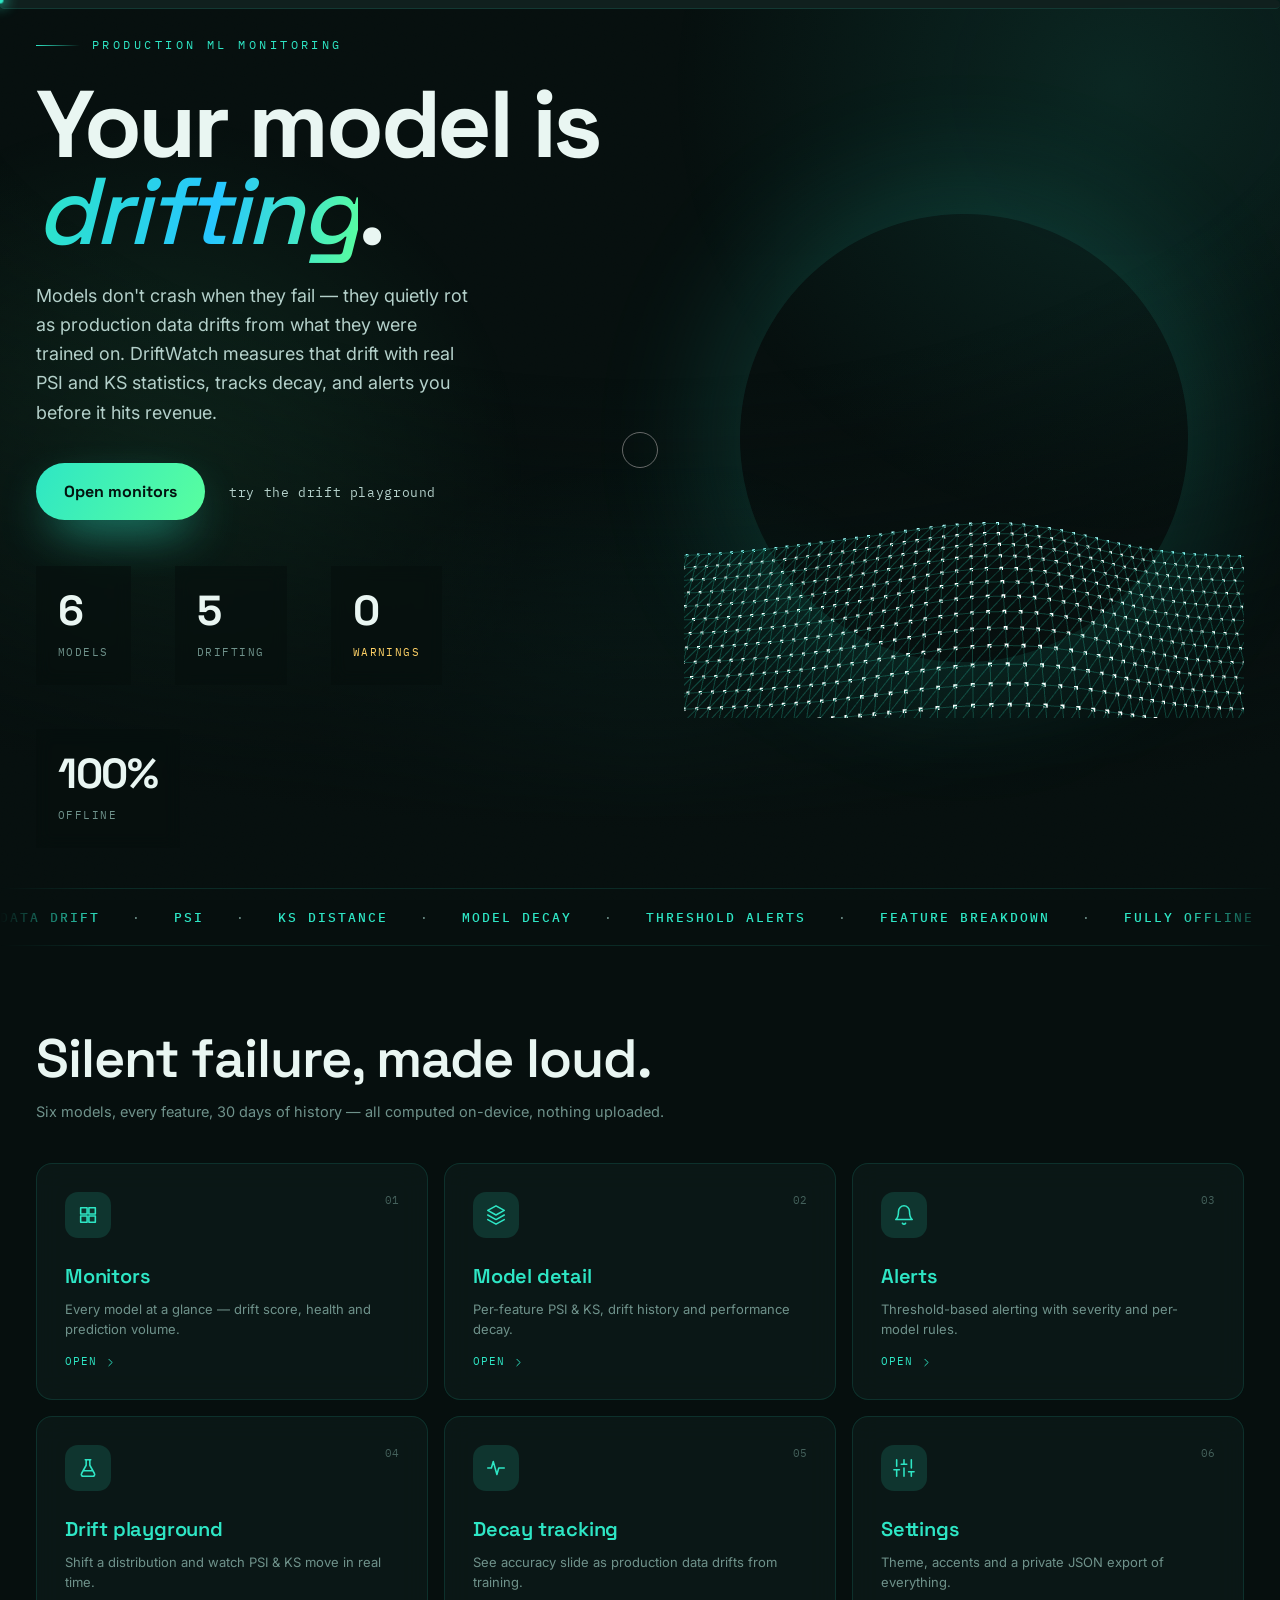
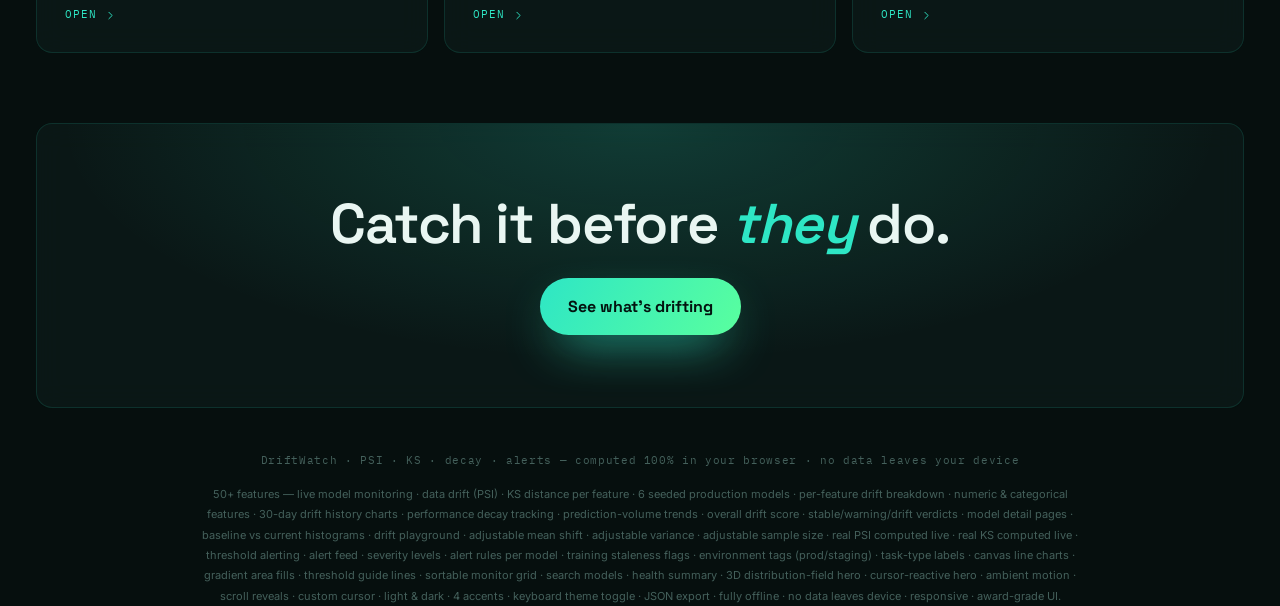
<file: index.html>
<!doctype html><html lang="en" data-theme="dark"><head><meta charset="utf-8"><meta name="viewport" content="width=device-width,initial-scale=1,viewport-fit=cover"><title>DriftWatch — know when your model rots</title><meta name="description" content="Production ML monitoring: data drift (PSI), feature-level KS distance, performance decay and threshold alerting. Catch silent model failure before it costs you.">
<link rel="stylesheet" href="core.css"><link rel="stylesheet" href="app.css"></head><body><div id="topbar"></div>
<main class="home">
  <section class="hero2"><div class="hero2-in">
    <div class="hero2-copy reveal"><div class="kicker">Production ML monitoring</div><h1>Your model is <em>drifting</em>.</h1><p>Models don't crash when they fail — they quietly rot as production data drifts from what they were trained on. DriftWatch measures that drift with real PSI and KS statistics, tracks decay, and alerts you before it hits revenue.</p><div class="cta-row"><a class="btn-xl" href="monitors.html" data-mag>Open monitors</a><a class="btn-ghost" href="playground.html">try the drift playground</a></div><div class="metastrip" id="meta"></div></div>
    <div class="hero2-visual reveal"><canvas id="hero3d"></canvas></div>
  </div></section>
  <div class="marquee2"><div class="marq-track" id="marq"></div></div>
  <section class="feat2"><div class="feat2-head reveal"><h2>Silent failure, made loud.</h2><p>Six models, every feature, 30 days of history — all computed on-device, nothing uploaded.</p></div><div class="feat2-grid" id="fgrid"></div></section>
  <section class="cta2"><div class="cta2-in reveal"><h2>Catch it before <em>they</em> do.</h2><a class="btn-xl" href="monitors.html" data-mag>See what's drifting</a></div></section>
  <div class="foot">DriftWatch · PSI · KS · decay · alerts — computed 100% in your browser · no data leaves your device</div>
  <div class="feat" id="featlist"></div>
</main><script src="three.min.js"></script><script src="app.js"></script><script src="core.js"></script></body></html>
</file>
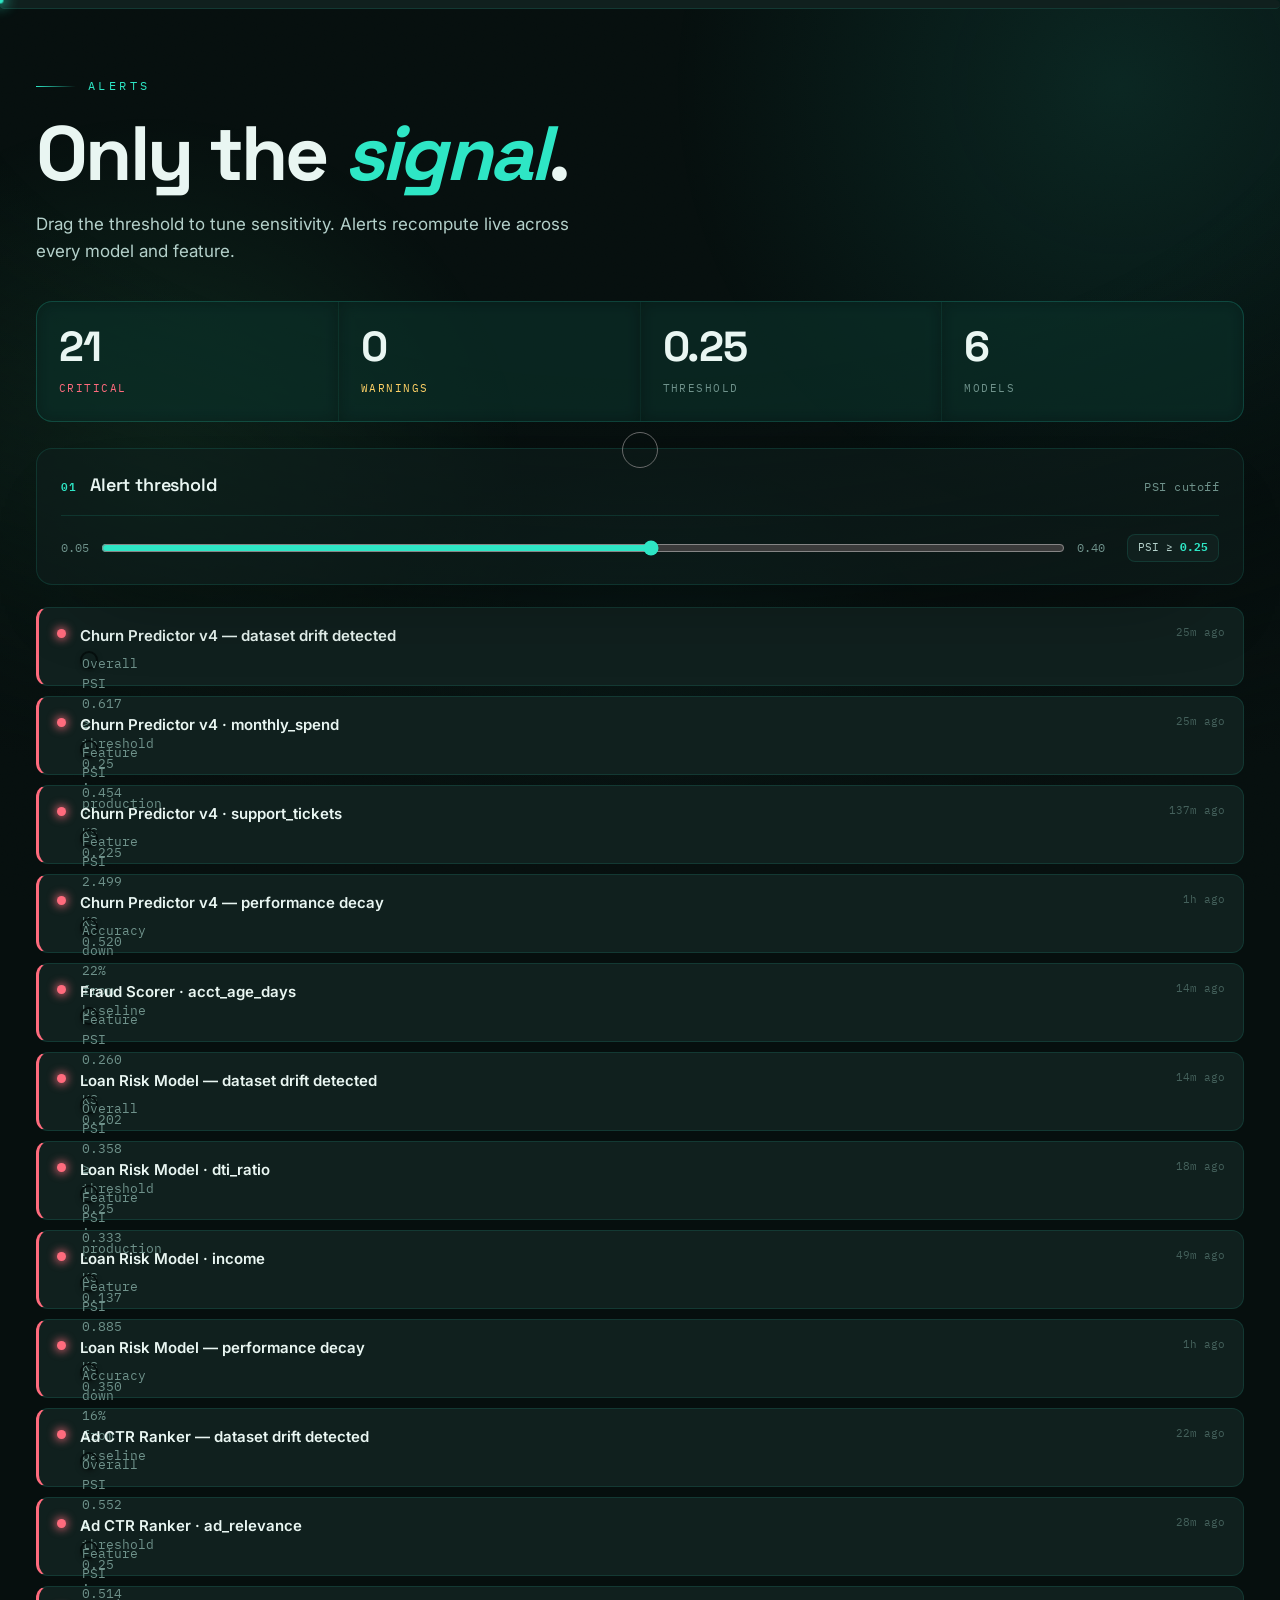
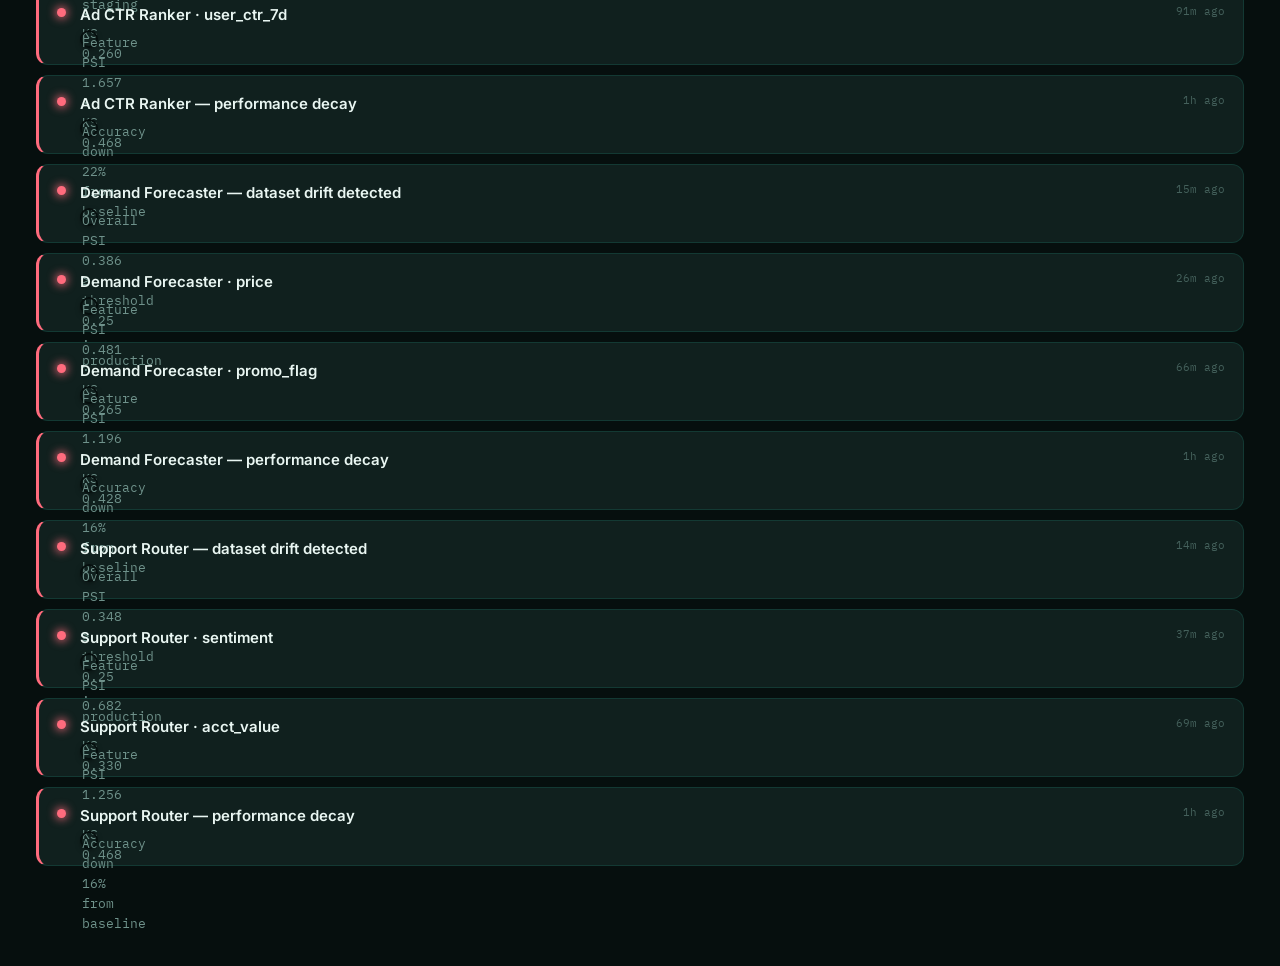
<file: alerts.html>
<!doctype html><html lang="en" data-theme="dark"><head><meta charset="utf-8"><meta name="viewport" content="width=device-width,initial-scale=1,viewport-fit=cover"><title>Alerts — DriftWatch</title><meta name="description" content="Threshold-based drift alerting with severity and per-model rules.">
<link rel="stylesheet" href="core.css"><link rel="stylesheet" href="app.css"></head><body><div id="topbar"></div>
<main class="shell page">
  <header class="phead"><div class="eyebrow">Alerts</div><h1>Only the <em>signal</em>.</h1><p class="lede">Drag the threshold to tune sensitivity. Alerts recompute live across every model and feature.</p></header>
  <div class="bigstats" id="acount"></div>
  <div class="card reveal" style="padding:22px 24px;margin-bottom:22px"><div class="ch" style="padding:0 0 15px"><h2>Alert threshold</h2><span class="k">PSI cutoff</span></div>
    <div class="slider" style="margin-top:18px"><span>0.05</span><input type="range" id="thSlide" min="0.05" max="0.4" step="0.01"><span>0.40</span><span class="pbadge" style="margin-left:10px">PSI ≥ <b id="thVal" style="color:var(--acc)"></b></span></div></div>
  <div id="alist"></div>
</main><script src="three.min.js"></script><script src="app.js"></script><script src="core.js"></script></body></html>
</file>
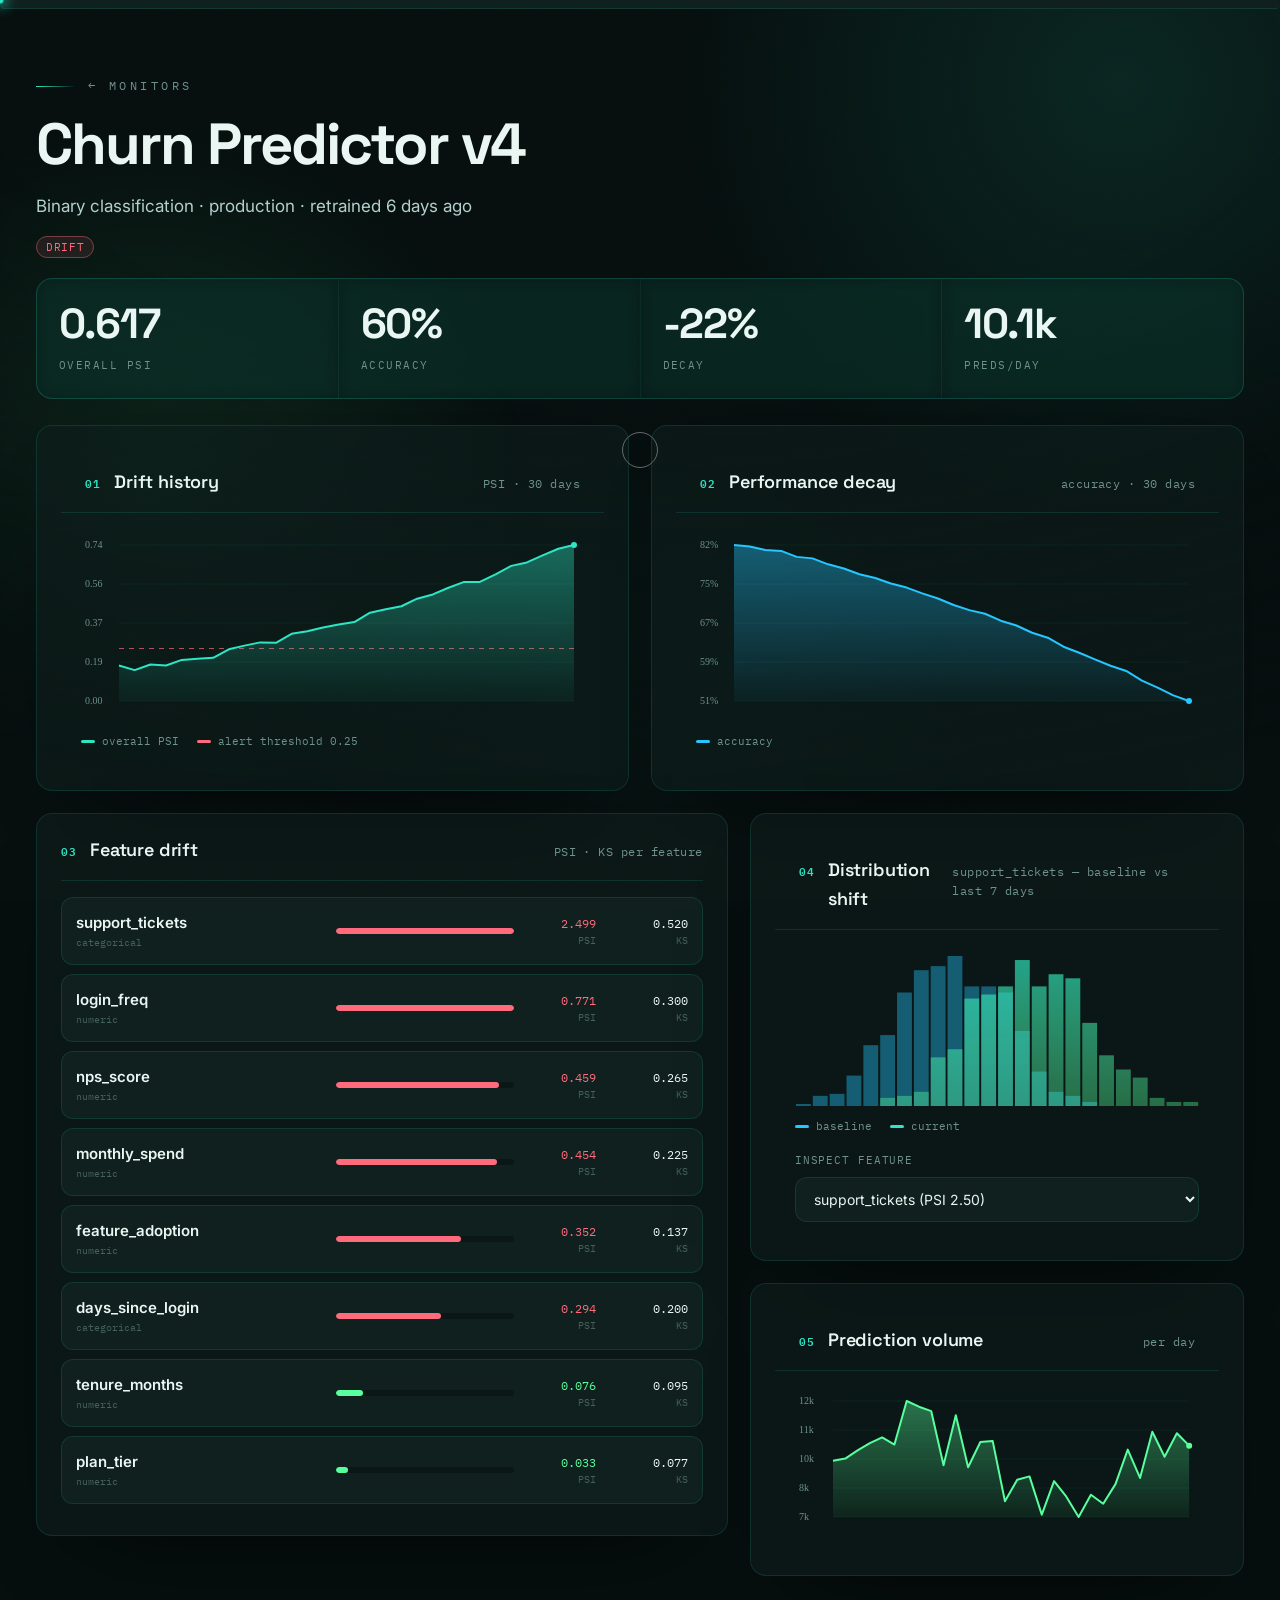
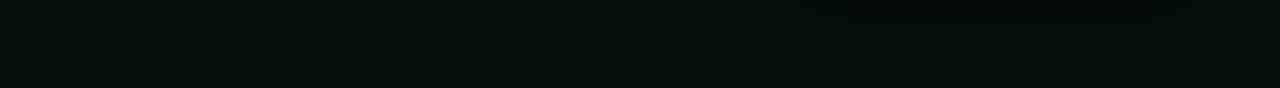
<file: model.html>
<!doctype html><html lang="en" data-theme="dark"><head><meta charset="utf-8"><meta name="viewport" content="width=device-width,initial-scale=1,viewport-fit=cover"><title>Model — DriftWatch</title><meta name="description" content="Model detail: per-feature drift, drift history, performance decay and distribution comparison.">
<link rel="stylesheet" href="core.css"><link rel="stylesheet" href="app.css"></head><body><div id="topbar"></div>
<main class="shell page">
  <header class="phead" style="padding-bottom:20px"><div class="eyebrow"><a href="monitors.html" style="color:var(--mut)">← Monitors</a></div><h1 id="mname" style="font-size:clamp(32px,5vw,58px)"></h1><p class="lede" id="mtask"></p><div id="mtag" style="margin-top:14px"></div></header>
  <div class="bigstats" id="mstats"></div>
  <div class="grid2 even" style="margin-bottom:22px">
    <div class="card chartcard reveal"><div class="ch"><h2>Drift history</h2><span class="k">PSI · 30 days</span></div><div style="padding:18px 20px"><div class="chartwrap"><canvas class="chart" id="driftChart"></canvas></div><div class="legend"><span><i style="background:var(--acc)"></i>overall PSI</span><span><i style="background:var(--rose)"></i>alert threshold 0.25</span></div></div></div>
    <div class="card chartcard reveal"><div class="ch"><h2>Performance decay</h2><span class="k">accuracy · 30 days</span></div><div style="padding:18px 20px"><div class="chartwrap"><canvas class="chart" id="perfChart"></canvas></div><div class="legend"><span><i style="background:var(--blue)"></i>accuracy</span></div></div></div>
  </div>
  <div class="grid2" style="margin-bottom:22px">
    <div class="card reveal" style="padding:22px 24px"><div class="ch" style="padding:0 0 15px"><h2>Feature drift</h2><span class="k">PSI · KS per feature</span></div><div id="feats" style="margin-top:16px"></div></div>
    <div class="col">
      <div class="card chartcard reveal"><div class="ch"><h2>Distribution shift</h2><span class="k" id="histName"></span></div><div style="padding:16px 20px"><div class="chartwrap"><canvas class="chart" id="histTop"></canvas></div><div class="legend"><span><i style="background:var(--blue)"></i>baseline</span><span><i style="background:var(--acc)"></i>current</span></div><div class="fld"><label>Inspect feature</label><select class="inp" id="featSel"></select></div></div></div>
      <div class="card chartcard reveal"><div class="ch"><h2>Prediction volume</h2><span class="k">per day</span></div><div style="padding:16px 20px"><div class="chartwrap"><canvas class="chart" id="volChart"></canvas></div></div></div>
    </div>
  </div>
</main><script src="three.min.js"></script><script src="app.js"></script><script src="core.js"></script></body></html>
</file>
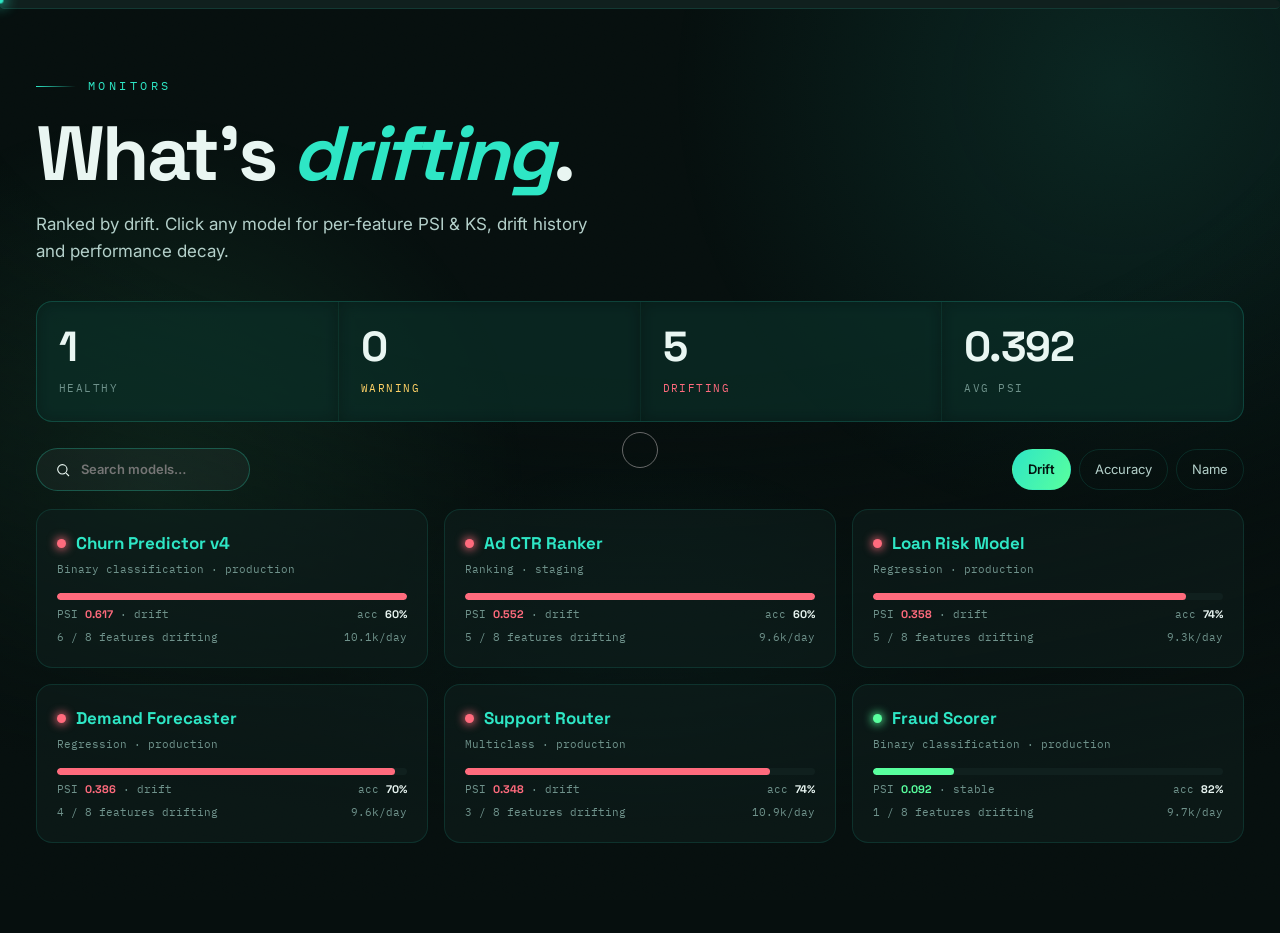
<file: monitors.html>
<!doctype html><html lang="en" data-theme="dark"><head><meta charset="utf-8"><meta name="viewport" content="width=device-width,initial-scale=1,viewport-fit=cover"><title>Monitors — DriftWatch</title><meta name="description" content="Every monitored model at a glance: drift score, health, features drifting and prediction volume.">
<link rel="stylesheet" href="core.css"><link rel="stylesheet" href="app.css"></head><body><div id="topbar"></div>
<main class="shell page">
  <header class="phead"><div class="eyebrow">Monitors</div><h1>What's <em>drifting</em>.</h1><p class="lede">Ranked by drift. Click any model for per-feature PSI & KS, drift history and performance decay.</p></header>
  <div class="bigstats" id="summary"></div>
  <div class="row" style="justify-content:space-between;margin-bottom:18px">
    <label class="pill" style="gap:10px;cursor:text"><svg class="ic" width="16" height="16" viewBox="0 0 24 24" fill="none" stroke="currentColor" stroke-width="1.7"><circle cx="11" cy="11" r="7"/><path d="M21 21l-4.3-4.3"/></svg><input id="q" placeholder="Search models…" style="background:none;border:none;outline:none;color:var(--ink);width:150px"></label>
    <div class="seg" id="sortseg"><button class="on" data-s="drift">Drift</button><button data-s="acc">Accuracy</button><button data-s="name">Name</button></div>
  </div>
  <div class="mgrid" id="grid"></div>
</main><script src="three.min.js"></script><script src="app.js"></script><script src="core.js"></script></body></html>
</file>
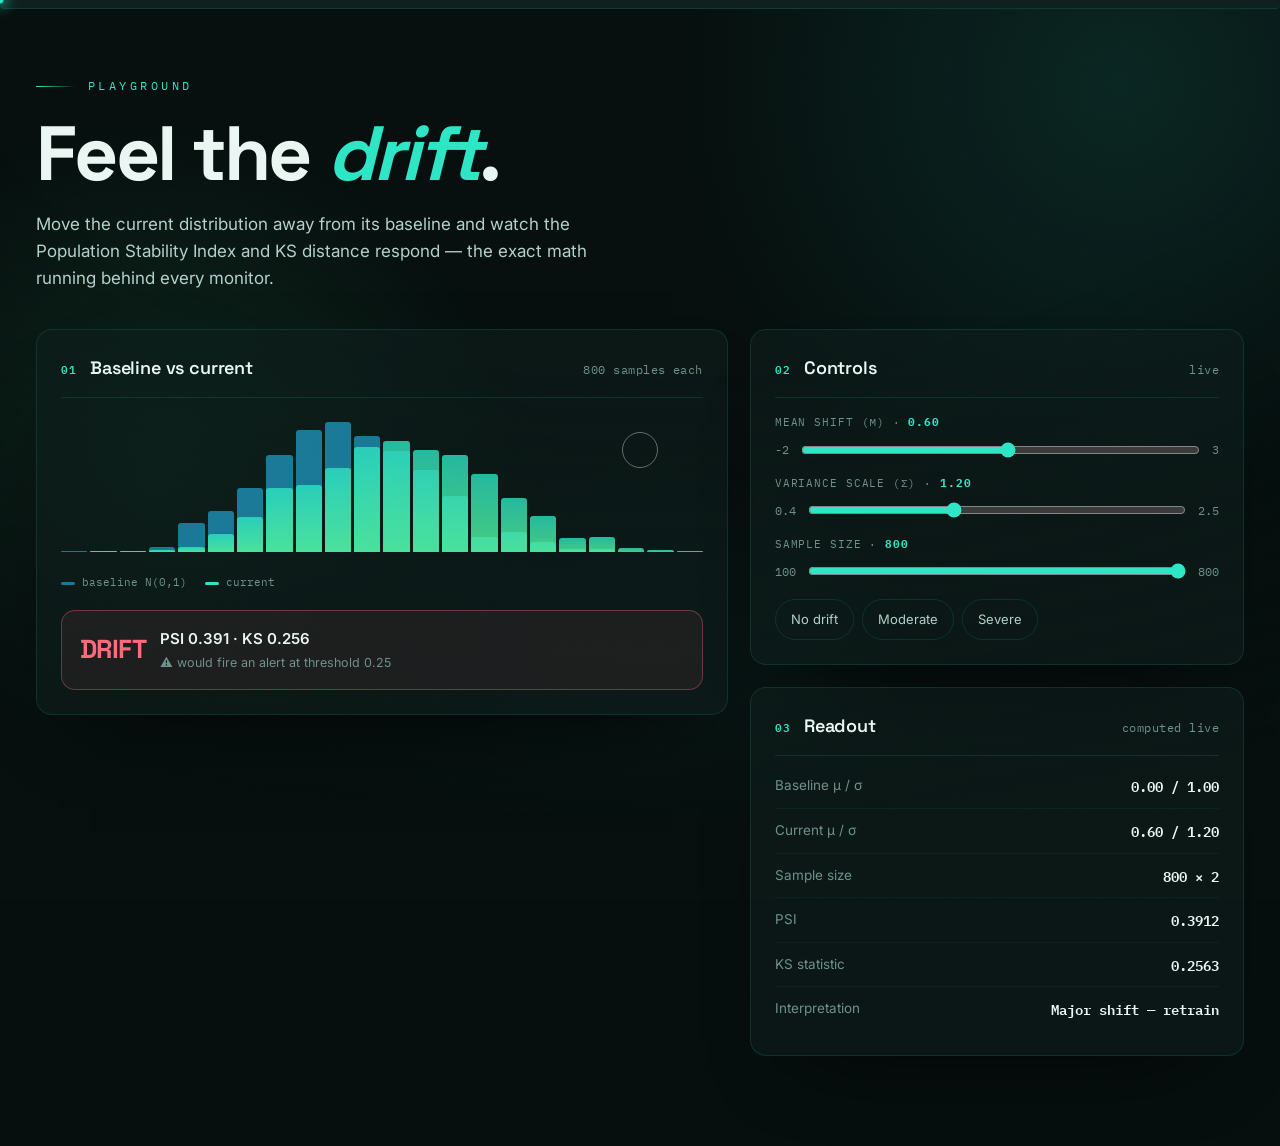
<file: playground.html>
<!doctype html><html lang="en" data-theme="dark"><head><meta charset="utf-8"><meta name="viewport" content="width=device-width,initial-scale=1,viewport-fit=cover"><title>Drift Playground — DriftWatch</title><meta name="description" content="Shift a distribution and watch PSI and KS move in real time. A hands-on feel for what drift actually is.">
<link rel="stylesheet" href="core.css"><link rel="stylesheet" href="app.css"></head><body><div id="topbar"></div>
<main class="shell page">
  <header class="phead"><div class="eyebrow">Playground</div><h1>Feel the <em>drift</em>.</h1><p class="lede">Move the current distribution away from its baseline and watch the Population Stability Index and KS distance respond — the exact math running behind every monitor.</p></header>
  <div class="grid2">
    <div class="card reveal" style="padding:24px"><div class="ch" style="padding:0 0 15px"><h2>Baseline vs current</h2><span class="k">800 samples each</span></div>
      <div class="histwrap" id="phist" style="margin-top:14px"></div>
      <div class="legend"><span><i style="background:color-mix(in srgb,var(--blue) 55%,transparent)"></i>baseline N(0,1)</span><span><i style="background:var(--acc)"></i>current</span></div>
      <div id="pverdict" class="verdict" style="margin-top:18px"></div>
    </div>
    <div class="col">
      <div class="card reveal" style="padding:24px"><div class="ch" style="padding:0 0 15px"><h2>Controls</h2><span class="k">live</span></div>
        <div class="fld"><label>Mean shift (μ) · <b id="pShiftV" style="color:var(--acc)"></b></label><div class="slider"><span>-2</span><input type="range" id="pShift" min="-2" max="3" step="0.05" value="0.6"><span>3</span></div></div>
        <div class="fld"><label>Variance scale (σ) · <b id="pScaleV" style="color:var(--acc)"></b></label><div class="slider"><span>0.4</span><input type="range" id="pScale" min="0.4" max="2.5" step="0.05" value="1.2"><span>2.5</span></div></div>
        <div class="fld"><label>Sample size · <b id="pNV" style="color:var(--acc)"></b></label><div class="slider"><span>100</span><input type="range" id="pN" min="100" max="800" step="50" value="800"><span>800</span></div></div>
        <div class="seg" style="margin-top:18px"><button id="preset1">No drift</button><button id="preset2">Moderate</button><button id="preset3">Severe</button></div>
      </div>
      <div class="card reveal" style="padding:24px"><div class="ch" style="padding:0 0 15px"><h2>Readout</h2><span class="k">computed live</span></div><div id="pkv" style="margin-top:8px"></div></div>
    </div>
  </div>
</main><script src="three.min.js"></script><script src="app.js"></script><script src="core.js"></script></body></html>
</file>
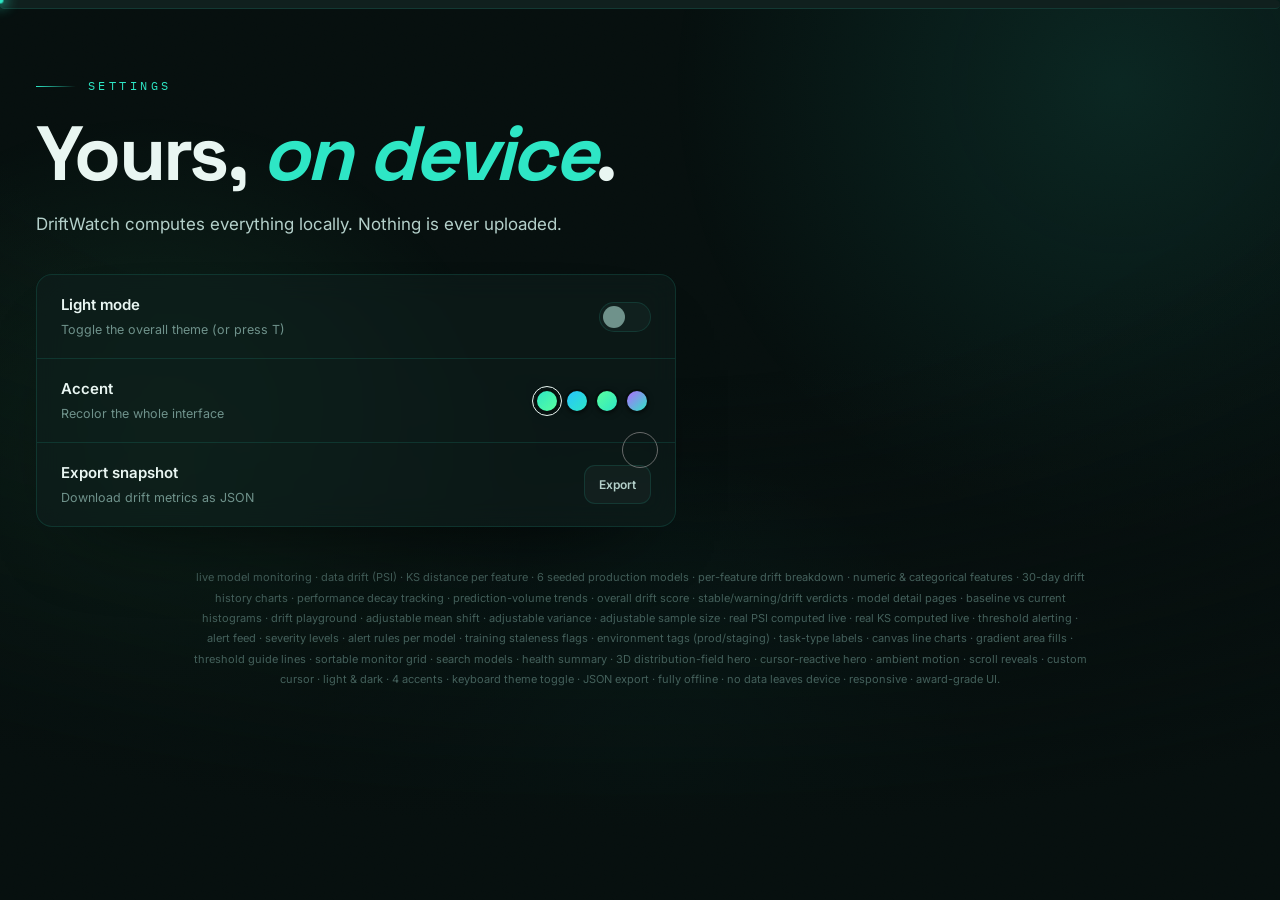
<file: settings.html>
<!doctype html><html lang="en" data-theme="dark"><head><meta charset="utf-8"><meta name="viewport" content="width=device-width,initial-scale=1,viewport-fit=cover"><title>Settings — DriftWatch</title><meta name="description" content="Theme, accents and a private JSON export.">
<link rel="stylesheet" href="core.css"><link rel="stylesheet" href="app.css"></head><body><div id="topbar"></div>
<main class="shell page">
  <header class="phead"><div class="eyebrow">Settings</div><h1>Yours, <em>on device</em>.</h1><p class="lede">DriftWatch computes everything locally. Nothing is ever uploaded.</p></header>
  <div class="card reveal" style="max-width:640px">
    <div class="setrow"><div><div class="si">Light mode</div><div class="sd">Toggle the overall theme (or press T)</div></div><div class="toggle" id="themeToggle"></div></div>
    <div class="setrow"><div><div class="si">Accent</div><div class="sd">Recolor the whole interface</div></div><div class="accents" id="accents2"></div></div>
    <div class="setrow"><div><div class="si">Export snapshot</div><div class="sd">Download drift metrics as JSON</div></div><button class="ghost" id="exp">Export</button></div>
  </div>
  <div class="feat" id="featlist" style="margin-top:40px"></div>
</main><script src="three.min.js"></script><script src="app.js"></script><script src="core.js"></script></body></html>
</file>
<file: core.css>
/* ===== core.css — shared design system (driven by CSS vars set in app.css) ===== */
*{box-sizing:border-box;margin:0;padding:0}
html{scroll-behavior:smooth}
body{color:var(--ink);font-family:var(--sans);font-size:15px;line-height:1.6;min-height:100vh;overflow-x:hidden;-webkit-font-smoothing:antialiased;background:var(--bg);counter-reset:card}
#bg3d{position:fixed;inset:0;z-index:0;pointer-events:none}
.vig{position:fixed;inset:0;z-index:1;pointer-events:none;background:radial-gradient(130% 100% at 50% 0%,transparent 42%,var(--bg) 92%)}
.grain{position:fixed;inset:0;z-index:1;pointer-events:none;opacity:.05;mix-blend-mode:overlay;background-image:url("data:image/svg+xml,%3Csvg xmlns='http://www.w3.org/2000/svg' width='140' height='140'%3E%3Cfilter id='n'%3E%3CfeTurbulence type='fractalNoise' baseFrequency='.9' numOctaves='2'/%3E%3C/filter%3E%3Crect width='100%25' height='100%25' filter='url(%23n)'/%3E%3C/svg%3E")}
@media(prefers-reduced-motion:reduce){*{animation-duration:.01ms!important;transition-duration:.01ms!important}}
button,input,select,textarea{font:inherit;color:inherit}
a{color:var(--acc);text-decoration:none}
::selection{background:color-mix(in srgb,var(--acc) 32%,transparent)}
.hidden{display:none!important}
svg.ic{display:inline-block;vertical-align:middle}
/* cursor */
.cur-ring,.cur-dot{position:fixed;top:0;left:0;z-index:9999;pointer-events:none;border-radius:50%;will-change:transform;transform:translate(-50%,-50%)}
.cur-dot{width:7px;height:7px;background:var(--acc);box-shadow:0 0 14px 2px var(--acc)}
.cur-ring{width:36px;height:36px;border:1.5px solid #ffffff66;mix-blend-mode:difference;transition:width .25s cubic-bezier(.22,1.3,.5,1),height .25s cubic-bezier(.22,1.3,.5,1)}
.cur-ring.hov{width:62px;height:62px}
.cur-ring.txt{width:3px;height:28px;border-radius:2px;background:var(--acc);border:none;mix-blend-mode:normal}
.cur-ring.down{width:26px;height:26px}
body.cur{cursor:none}body.cur *{cursor:none!important}
@media(hover:none),(prefers-reduced-motion:reduce){.cur-ring,.cur-dot{display:none!important}body.cur,body.cur *{cursor:auto!important}}
[data-press]{transition:transform .1s cubic-bezier(.3,0,.3,1),background var(--sp),color var(--sp),border-color var(--sp),box-shadow var(--sp)}
[data-press].press{transform:scale(.96)}
/* nav */
.bar{position:sticky;top:0;z-index:40;backdrop-filter:blur(16px) saturate(1.4);background:color-mix(in srgb,var(--bg) 64%,transparent);border-bottom:1px solid var(--hair)}
.bar .in{max-width:1280px;margin:0 auto;padding:15px 36px;display:flex;align-items:center;gap:16px}
@media(max-width:860px){.bar .in{padding:13px 20px}}
.logo{display:flex;align-items:center;gap:12px;font-family:var(--disp);font-weight:var(--logow,700);font-size:21px;letter-spacing:var(--logotrack,-.01em)}
.logo .mk{width:34px;height:34px;border-radius:var(--mkradius,10px);display:grid;place-items:center;background:var(--mkbg,linear-gradient(140deg,var(--acc),var(--acc2)));color:var(--mkfg,#fff);box-shadow:0 8px 24px -8px var(--acc)}
.nav{display:flex;gap:4px;margin-left:10px}
.nav a{padding:8px 14px;border-radius:10px;font-family:var(--navfont,var(--mono));font-size:13px;color:var(--mut);position:relative;transition:color .25s;letter-spacing:.02em}
.nav a:hover{color:var(--ink)}
.nav a.on{color:var(--acc)}
.nav a.on::after{content:"";position:absolute;left:14px;right:14px;bottom:1px;height:2px;border-radius:2px;background:linear-gradient(90deg,var(--acc),var(--acc2))}
.spacer{flex:1}
.accents{display:flex;gap:6px;margin-right:2px}
.ad{width:18px;height:18px;border-radius:50%;cursor:pointer;border:2px solid var(--bg);box-shadow:0 2px 6px -2px #000a}
.ad.on{outline:1.5px solid var(--ink);outline-offset:2px}
.iconbtn{width:38px;height:38px;border-radius:11px;background:var(--panel);border:1px solid var(--hair);cursor:pointer;color:var(--mut);display:grid;place-items:center;backdrop-filter:blur(8px)}
.iconbtn:hover{color:var(--acc);border-color:var(--glassbrd)}
.pill{background:#ffffff0a;border:1px solid var(--glassbrd);border-radius:999px;padding:10px 18px;font-size:13px;font-weight:600;cursor:pointer;color:var(--ink);display:inline-flex;align-items:center;gap:8px}
.pill:hover{border-color:#ffffff40}
.pill.primary{background:linear-gradient(120deg,var(--acc),var(--acc2));border:none;color:var(--onacc,#07140e);box-shadow:0 16px 36px -14px var(--acc);font-weight:700}
.navtoggle{display:none}
@media(max-width:860px){.nav{position:fixed;top:60px;left:0;right:0;flex-direction:column;background:var(--panelsolid);border-bottom:1px solid var(--hair);padding:10px;margin:0;z-index:39;transform:translateY(-130%);transition:transform .35s cubic-bezier(.22,1,.36,1);gap:2px}.nav.open{transform:translateY(0)}.nav a.on::after{display:none}.nav a.on{background:var(--hair)}.navtoggle{display:grid}}
/* shell + landing */
.shell{max-width:1280px;margin:0 auto;padding:0 36px 90px;position:relative;z-index:3}
@media(max-width:860px){.shell{padding:0 20px 70px}}
.page{animation:rise .6s cubic-bezier(.22,1,.36,1) both}
@keyframes rise{from{opacity:0;transform:translateY(22px)}}
.home{position:relative;z-index:3}
.hero2{min-height:calc(100vh - 66px);display:flex;align-items:center;padding:20px 0 40px}
.hero2-in{max-width:1280px;margin:0 auto;padding:0 36px;display:grid;grid-template-columns:1.02fr .98fr;gap:44px;align-items:center;width:100%}
@media(max-width:980px){.hero2-in{grid-template-columns:1fr;gap:24px;padding:0 20px}.hero2{min-height:auto;padding:36px 0}}
.kicker{display:inline-flex;align-items:center;gap:12px;font-family:var(--mono);font-size:11.5px;letter-spacing:.3em;text-transform:uppercase;color:var(--acc);margin-bottom:26px}
.kicker::before{content:"";width:44px;height:1px;background:linear-gradient(90deg,var(--acc),transparent)}
.hero2 h1{font-family:var(--disp);font-weight:var(--h1w,700);font-size:clamp(48px,7.4vw,110px);line-height:.92;letter-spacing:-.03em}
.hero2 h1 em{font-style:var(--emstyle,italic);font-weight:var(--emw,400);font-family:var(--emfont,var(--disp));background:linear-gradient(100deg,var(--acc),var(--amb) 55%,var(--acc2));-webkit-background-clip:text;background-clip:text;color:transparent}
.hero2 p{margin-top:26px;max-width:440px;font-size:18px;line-height:1.62;color:var(--ink2)}
.cta-row{margin-top:36px;display:flex;align-items:center;gap:16px;flex-wrap:wrap}
.btn-xl{display:inline-flex;align-items:center;gap:12px;background:linear-gradient(120deg,var(--acc),var(--acc2));color:var(--onacc,#07140e);font-family:var(--disp);font-weight:700;font-size:16px;padding:16px 28px;border-radius:999px;box-shadow:0 20px 50px -18px var(--acc);transition:transform .3s}
.btn-xl:hover{transform:translateY(-2px)}
.btn-ghost{color:var(--ink2);font-family:var(--mono);font-size:12.5px;letter-spacing:.05em;padding:14px 8px}
.btn-ghost:hover{color:var(--acc)}
.metastrip{margin-top:46px;display:flex;gap:44px;flex-wrap:wrap}
.metastrip .m .n{font-family:var(--disp);font-weight:700;font-size:34px;line-height:1;letter-spacing:-.02em}
.metastrip .m .n em{font-style:normal;color:var(--acc)}
.metastrip .m .l{font-family:var(--mono);font-size:10px;letter-spacing:.14em;text-transform:uppercase;color:var(--mut);margin-top:8px}
.hero2-visual{position:relative;aspect-ratio:1/1;max-width:560px;width:100%;justify-self:end}
@media(max-width:980px){.hero2-visual{max-width:380px;margin:0 auto;justify-self:center}}
.hero2-visual canvas{position:absolute;inset:0;width:100%;height:100%}
.hero2-visual::after{content:"";position:absolute;inset:10%;border-radius:50%;box-shadow:0 0 130px 24px color-mix(in srgb,var(--acc) 16%,transparent);pointer-events:none}
.marquee2{border-top:1px solid var(--hair);border-bottom:1px solid var(--hair);overflow:hidden;padding:18px 0;-webkit-mask:linear-gradient(90deg,transparent,#000 8%,#000 92%,transparent)}
.marq-track{display:flex;width:max-content;animation:marq 30s linear infinite;font-family:var(--mono);font-size:12.5px;letter-spacing:.16em;text-transform:uppercase;color:var(--mut)}
.marq-track span{display:flex;align-items:center;gap:32px;padding-right:32px}
.marq-track b{color:var(--acc);font-weight:500}
@keyframes marq{to{transform:translateX(-50%)}}
@media(prefers-reduced-motion:reduce){.marq-track{animation:none}}
.feat2{max-width:1280px;margin:0 auto;padding:86px 36px 40px}
@media(max-width:980px){.feat2{padding:54px 20px 20px}}
.feat2-head{margin-bottom:40px;max-width:640px}
.feat2-head h2{font-family:var(--disp);font-weight:var(--h2w,600);font-size:clamp(30px,4.4vw,54px);line-height:1;letter-spacing:-.02em}
.feat2-head p{color:var(--mut);font-size:14.5px;margin-top:14px}
.feat2-grid{display:grid;grid-template-columns:repeat(3,1fr);gap:16px}
@media(max-width:820px){.feat2-grid{grid-template-columns:1fr 1fr}}
@media(max-width:520px){.feat2-grid{grid-template-columns:1fr}}
.fcell{position:relative;padding:28px;border-radius:var(--r2);background:var(--panel);backdrop-filter:blur(14px);border:1px solid var(--hair);min-height:200px;display:flex;flex-direction:column;overflow:hidden;transition:transform .4s cubic-bezier(.22,1,.36,1),border-color .4s}
.fcell:hover{transform:translateY(-5px);border-color:var(--glassbrd)}
.fcell .fi{width:46px;height:46px;border-radius:13px;display:grid;place-items:center;color:var(--acc);background:color-mix(in srgb,var(--acc) 12%,transparent);margin-bottom:auto}
.fcell .fx{position:absolute;top:28px;right:28px;font-family:var(--mono);font-size:11px;color:var(--dim)}
.fcell h3{font-family:var(--disp);font-weight:600;font-size:20px;margin-top:22px;letter-spacing:-.01em}
.fcell p{color:var(--mut);font-size:13px;line-height:1.55;margin-top:7px}
.fcell .go{font-family:var(--mono);font-size:11px;letter-spacing:.08em;text-transform:uppercase;color:var(--acc);margin-top:14px;display:flex;align-items:center;gap:7px}
.fcell .go .ic{transition:transform .35s}.fcell:hover .go .ic{transform:translateX(5px)}
.cta2{max-width:1280px;margin:30px auto 0;padding:0 36px}
.cta2-in{position:relative;overflow:hidden;border-radius:var(--r2);border:1px solid var(--hair);padding:72px 40px;text-align:center;background:var(--panel);backdrop-filter:blur(14px)}
.cta2-in::before{content:"";position:absolute;inset:0;background:radial-gradient(80% 140% at 50% 0%,color-mix(in srgb,var(--acc) 18%,transparent),transparent 60%)}
.cta2-in h2{position:relative;font-family:var(--disp);font-weight:var(--h2w,600);font-size:clamp(30px,4.6vw,56px);line-height:1;letter-spacing:-.02em}
.cta2-in h2 em{font-style:var(--emstyle,italic);font-family:var(--emfont,var(--disp));color:var(--acc)}
.cta2-in .btn-xl{position:relative;margin-top:26px}
/* page head */
.phead{padding:68px 0 36px;max-width:960px;position:relative}
@media(max-width:860px){.phead{padding:44px 0 26px}}
.eyebrow{font-family:var(--mono);font-size:11.5px;letter-spacing:.3em;text-transform:uppercase;color:var(--acc);margin-bottom:22px;display:flex;align-items:center;gap:12px}
.eyebrow::before{content:"";width:40px;height:1px;background:linear-gradient(90deg,var(--acc),transparent)}
.phead h1{font-family:var(--disp);font-weight:var(--h1w,700);font-size:clamp(40px,6vw,86px);line-height:.96;letter-spacing:-.03em}
.phead h1 em{font-style:var(--emstyle,italic);font-family:var(--emfont,var(--disp));color:var(--acc)}
.phead .lede{margin-top:20px;font-size:17px;line-height:1.6;color:var(--ink2);max-width:560px}
.reveal{opacity:0;transform:translateY(28px)}
.reveal.in{opacity:1;transform:none;transition:opacity .8s cubic-bezier(.22,1,.36,1),transform .8s cubic-bezier(.22,1,.36,1)}
/* cards + grid */
.card{position:relative;border-radius:var(--r2);background:var(--panel);backdrop-filter:blur(14px);border:1px solid var(--hair);box-shadow:0 40px 90px -56px #000}
.card .ch{display:flex;align-items:baseline;justify-content:space-between;gap:14px;padding:20px 24px 15px;border-bottom:1px solid var(--hair)}
.card .ch h2{font-family:var(--disp);font-weight:600;font-size:18px;letter-spacing:-.01em;display:flex;align-items:baseline;gap:13px}
.card .ch h2::before{counter-increment:card;content:counter(card,decimal-leading-zero);font-family:var(--mono);font-size:11px;color:var(--acc);letter-spacing:.1em}
.card .ch .k{font-family:var(--mono);font-size:11.5px;color:var(--mut);display:flex;gap:8px;align-items:center;letter-spacing:.04em}
.grid2{display:grid;grid-template-columns:1.4fr 1fr;gap:22px;align-items:start}
@media(max-width:900px){.grid2{grid-template-columns:1fr}}
.grid2.even{grid-template-columns:1fr 1fr}
@media(max-width:900px){.grid2.even{grid-template-columns:1fr}}
.col{display:flex;flex-direction:column;gap:22px;min-width:0}
/* stats */
.bigstats{display:grid;grid-template-columns:repeat(4,1fr);gap:1px;margin-bottom:26px;background:var(--hair);border:1px solid var(--hair);border-radius:var(--r2);overflow:hidden}
@media(max-width:700px){.bigstats{grid-template-columns:1fr 1fr}}
.bstat{padding:24px 22px;background:color-mix(in srgb,var(--bg) 55%,transparent);backdrop-filter:blur(8px)}
.bstat .n{font-family:var(--disp);font-weight:700;font-size:42px;color:var(--ink);line-height:1;letter-spacing:-.03em}
.bstat .n em{font-style:normal;color:var(--acc)}.bstat .n .u{font-size:16px;color:var(--mut)}
.bstat .l{font-family:var(--mono);font-size:10.5px;letter-spacing:.14em;text-transform:uppercase;color:var(--mut);margin-top:12px}
/* forms + controls */
.row{display:flex;gap:12px;flex-wrap:wrap;align-items:center}
.fld{margin-top:16px}.fld label{display:block;font-family:var(--mono);font-size:11px;letter-spacing:.08em;text-transform:uppercase;color:var(--mut);margin-bottom:8px}
.inp,.ta,select.inp{width:100%;background:var(--panel2);border:1px solid var(--hair);border-radius:12px;color:var(--ink);font-family:var(--sans);font-size:14px;padding:12px 14px;outline:none}
.ta{min-height:220px;line-height:1.6;resize:vertical}
.inp:focus,.ta:focus{border-color:var(--glassbrd)}
.btn{background:var(--panel2);border:1px solid var(--hair);border-radius:11px;padding:10px 16px;font-size:12.5px;font-weight:600;cursor:pointer;color:var(--ink2);display:inline-flex;align-items:center;gap:8px}
.btn:hover{color:var(--acc);border-color:var(--glassbrd)}
.btn.primary{background:linear-gradient(120deg,var(--acc),var(--acc2));color:var(--onacc,#07140e);border:none;font-weight:700}
.seg{display:flex;flex-wrap:wrap;gap:8px}
.seg button{border:1px solid var(--hair);background:transparent;border-radius:999px;padding:9px 15px;font-size:13px;cursor:pointer;color:var(--ink2);transition:all .25s}
.seg button:hover{border-color:var(--glassbrd)}
.seg button.on{background:linear-gradient(120deg,var(--acc),var(--acc2));color:var(--onacc,#07140e);border-color:transparent;font-weight:600}
.slider{display:flex;align-items:center;gap:12px;font-family:var(--mono);font-size:12px;color:var(--mut)}
.slider input[type=range]{accent-color:var(--acc);flex:1}
.chips{display:flex;flex-wrap:wrap;gap:8px}
.chip{background:var(--panel2);border:1px solid var(--hair);border-radius:999px;padding:8px 13px;font-size:12.5px;color:var(--ink2);cursor:pointer;display:flex;align-items:center;gap:7px}
.chip:hover{border-color:var(--glassbrd);color:var(--acc)}.chip .rm{color:var(--dim)}.chip .rm:hover{color:var(--rose)}
.metrics{display:grid;grid-template-columns:repeat(3,1fr);gap:18px}
@media(max-width:600px){.metrics{grid-template-columns:1fr 1fr}}
.metric .n{font-family:var(--disp);font-weight:700;font-size:28px;letter-spacing:-.01em}.metric .n em{font-style:normal;color:var(--acc)}
.metric .l{font-family:var(--mono);font-size:10px;letter-spacing:.1em;text-transform:uppercase;color:var(--mut);margin-top:6px}
.bar{height:9px;border-radius:5px;background:var(--panel2);overflow:hidden}.bar i{display:block;height:100%;border-radius:5px;background:linear-gradient(90deg,var(--acc),var(--acc2));transition:width .8s cubic-bezier(.22,1,.36,1)}
.listrow{display:flex;align-items:center;gap:14px;padding:14px 16px;background:var(--panel2);border:1px solid var(--hair);border-radius:14px;transition:transform .25s,border-color .25s}
.listrow:hover{transform:translateX(3px);border-color:var(--glassbrd)}
table.tbl{width:100%;border-collapse:collapse;font-size:13.5px}
table.tbl th{text-align:left;font-family:var(--mono);font-size:10.5px;letter-spacing:.08em;text-transform:uppercase;color:var(--mut);padding:10px 12px;border-bottom:1px solid var(--hair)}
table.tbl td{padding:12px;border-bottom:1px solid var(--hair2)}
table.tbl tr:hover td{background:color-mix(in srgb,var(--acc) 5%,transparent)}
/* settings */
.setrow{display:flex;align-items:center;justify-content:space-between;gap:16px;padding:18px 24px;border-bottom:1px solid var(--hair)}
.setrow:last-child{border-bottom:none}
.setrow .si{font-weight:600}.setrow .sd{color:var(--mut);font-size:12.5px;margin-top:3px}
.toggle{width:52px;height:30px;border-radius:999px;background:var(--panel2);border:1px solid var(--hair);cursor:pointer;position:relative;flex:none;transition:background .3s}
.toggle::after{content:"";position:absolute;top:3px;left:3px;width:22px;height:22px;border-radius:50%;background:var(--mut);transition:transform .3s cubic-bezier(.34,1.4,.5,1),background .3s}
.toggle.on{background:color-mix(in srgb,var(--acc) 40%,var(--panel2))}.toggle.on::after{transform:translateX(22px);background:var(--acc)}
.ghost{background:#ffffff08;border:1px solid var(--hair);border-radius:11px;padding:9px 14px;font-size:12px;font-weight:600;cursor:pointer;color:var(--ink2);display:inline-flex;gap:7px;align-items:center}
.ghost:hover{border-color:var(--acc);color:var(--ink)}
.empty{text-align:center;color:var(--mut);padding:44px 20px}
.foot{text-align:center;color:var(--dim);font-family:var(--mono);font-size:11px;padding:44px 0 14px;letter-spacing:.06em}
.feat{max-width:900px;margin:0 auto;color:var(--dim);font-size:11px;line-height:1.85;text-align:center}
.tiles .fcell .fi,.feat2-grid .fcell .fi{background:color-mix(in srgb,var(--acc) 14%,transparent)}
/* toast + modal */
.toast{position:fixed;left:50%;bottom:28px;transform:translate(-50%,16px);z-index:60;background:var(--panelsolid);color:var(--ink);border:1px solid var(--glassbrd);border-radius:14px;padding:13px 22px;font-weight:600;font-size:13.5px;opacity:0;pointer-events:none;transition:opacity .35s,transform .35s cubic-bezier(.34,1.4,.5,1);box-shadow:0 24px 50px -18px #000}
.toast.on{opacity:1;transform:translate(-50%,0)}
.menupop{position:fixed;background:var(--panelsolid);border:1px solid var(--glassbrd);box-shadow:0 24px 50px -18px #000;border-radius:14px;padding:7px;z-index:55;min-width:200px}
.menupop button{display:flex;gap:10px;align-items:center;width:100%;text-align:left;border:none;background:transparent;padding:10px 12px;border-radius:10px;font-weight:600;cursor:pointer;color:var(--ink);font-size:13px}
.menupop button:hover{background:var(--panel2)}
.scrim{position:fixed;inset:0;z-index:70;background:#030409b0;backdrop-filter:blur(12px);display:flex;align-items:center;justify-content:center;padding:20px;opacity:0;pointer-events:none;transition:opacity .35s}
.scrim.on{opacity:1;pointer-events:auto}
.modal{background:var(--panelsolid);border:1px solid var(--glassbrd);border-radius:var(--r2);max-width:520px;width:100%;max-height:88vh;overflow:auto;padding:28px;transform:translateY(20px);transition:transform .35s cubic-bezier(.34,1.4,.5,1);box-shadow:0 60px 120px -30px #000}
.scrim.on .modal{transform:none}
.modal h3{font-family:var(--disp);font-weight:700;font-size:21px;display:flex;justify-content:space-between;align-items:center;margin-bottom:8px}
.modal p{color:var(--mut);font-size:14px;line-height:1.55;margin-bottom:12px}
.close{border:none;background:var(--panel2);width:34px;height:34px;border-radius:11px;cursor:pointer;color:var(--mut);display:grid;place-items:center}
.save{width:100%;border:none;border-radius:14px;padding:15px;background:linear-gradient(120deg,var(--acc),var(--acc2));color:var(--onacc,#07140e);font-family:var(--disp);font-weight:700;cursor:pointer;margin-top:22px;font-size:15px}
</file>
<file: app.css>
@import url('https://fonts.googleapis.com/css2?family=Space+Grotesk:wght@400;500;600;700&family=Inter:wght@400;500;600;700&family=IBM+Plex+Mono:wght@400;500;600&display=swap');
:root{
  --bg:#060f0e;--bg2:#0a1716;--panel:rgba(16,32,30,.55);--panelsolid:#0c1a18;--panel2:#10201e;
  --ink:#e9f6f2;--ink2:#b4d0ca;--mut:#6f928b;--dim:#44605b;--hair:#2ee6c520;--hair2:#2ee6c50e;--glassbrd:#2ee6c545;
  --acc:#2ee6c5;--acc2:#59ff9e;--amb:#26c6ff;--grn:#59ff9e;--rose:#ff6b7d;--blue:#26c6ff;--gold:#ffd166;--onacc:#03130f;
  --disp:'Space Grotesk',system-ui,sans-serif;--sans:'Inter',system-ui,sans-serif;--mono:'IBM Plex Mono',ui-monospace,monospace;
  --emstyle:italic;--emw:500;--emfont:var(--disp);--r:10px;--r2:16px;--sp:.3s;--mkradius:11px;--h1w:700;--h2w:600;--navfont:var(--mono);
}
:root[data-theme="light"]{--bg:#eef6f4;--bg2:#e2eeeb;--panel:rgba(255,255,255,.7);--panelsolid:#fff;--panel2:#f0f6f4;--ink:#07201c;--ink2:#2c4a44;--mut:#5a7a73;--dim:#9fb6b0;--hair:#0a7a6418;--hair2:#0a7a640a;--glassbrd:#0a7a6440;--onacc:#03130f}
.hero2 h1,.phead h1{letter-spacing:-.035em}
/* status dot + pills */
.sdot{width:9px;height:9px;border-radius:50%;flex:none;box-shadow:0 0 10px 1px currentColor}
.sdot.ok{color:var(--grn);background:var(--grn)}.sdot.warn{color:var(--gold);background:var(--gold)}.sdot.bad{color:var(--rose);background:var(--rose)}
.tag{font-family:var(--mono);font-size:10.5px;letter-spacing:.06em;text-transform:uppercase;padding:3px 9px;border-radius:999px;border:1px solid var(--hair);color:var(--mut)}
.tag.ok{color:var(--grn);border-color:color-mix(in srgb,var(--grn) 40%,transparent);background:color-mix(in srgb,var(--grn) 10%,transparent)}
.tag.warn{color:var(--gold);border-color:color-mix(in srgb,var(--gold) 40%,transparent);background:color-mix(in srgb,var(--gold) 10%,transparent)}
.tag.bad{color:var(--rose);border-color:color-mix(in srgb,var(--rose) 40%,transparent);background:color-mix(in srgb,var(--rose) 10%,transparent)}
/* model cards */
.mgrid{display:grid;grid-template-columns:repeat(auto-fill,minmax(300px,1fr));gap:16px}
.mcard{display:block;padding:20px;border-radius:var(--r2);background:var(--panel);border:1px solid var(--hair);cursor:pointer;transition:transform .35s cubic-bezier(.22,1,.36,1),border-color .35s}
.mcard:hover{transform:translateY(-4px);border-color:var(--glassbrd)}
.mcard .top{display:flex;align-items:center;gap:10px;margin-bottom:4px}
.mcard .nm{font-family:var(--disp);font-weight:700;font-size:17px}
.mcard .sub{font-family:var(--mono);font-size:11px;color:var(--mut);margin-bottom:14px}
.mcard .meter{height:7px;border-radius:5px;background:var(--panel2);overflow:hidden;margin:12px 0 6px}
.mcard .meter i{display:block;height:100%;border-radius:5px;transition:width .8s cubic-bezier(.22,1,.36,1)}
.mcard .mrow{display:flex;justify-content:space-between;font-family:var(--mono);font-size:11px;color:var(--mut)}
.mcard .mrow b{color:var(--ink);font-family:var(--disp)}
/* feature drift rows */
.frow{display:grid;grid-template-columns:1.4fr 1fr 70px 80px;gap:12px;align-items:center;padding:13px 14px;background:var(--panel2);border:1px solid var(--hair);border-radius:12px;margin-bottom:9px}
@media(max-width:640px){.frow{grid-template-columns:1fr 60px;row-gap:8px}}
.frow .fn{font-weight:600}.frow .ft{font-family:var(--mono);font-size:10px;color:var(--dim)}
.frow .fmeter{height:6px;border-radius:4px;background:var(--bg2);overflow:hidden}.frow .fmeter i{display:block;height:100%;border-radius:4px}
.frow .fv{font-family:var(--mono);font-size:12px;text-align:right}
/* spark + charts */
.chartcard{padding:22px 24px}
.chartwrap{position:relative;width:100%}
canvas.chart{width:100%;display:block}
.legend{display:flex;gap:18px;flex-wrap:wrap;font-family:var(--mono);font-size:11px;color:var(--mut);margin-top:12px}
.legend span{display:flex;align-items:center;gap:7px}.legend i{width:14px;height:3px;border-radius:2px}
.histwrap{display:flex;align-items:flex-end;gap:3px;height:150px;padding:10px 0}
.hbar{flex:1;display:flex;flex-direction:column;justify-content:flex-end;gap:2px;position:relative}
.hbar .b1,.hbar .b2{border-radius:3px 3px 0 0;transition:height .5s cubic-bezier(.22,1,.36,1)}
.hbar .b1{background:color-mix(in srgb,var(--blue) 55%,transparent)}
.hbar .b2{background:linear-gradient(180deg,var(--acc),var(--acc2));position:absolute;bottom:0;left:0;right:0;opacity:.78}
/* verdict */
.verdict{border-radius:14px;padding:16px 18px;border:1px solid var(--hair);display:flex;gap:14px;align-items:center;margin-top:4px}
.verdict .vc{font-family:var(--disp);font-weight:700;font-size:26px;letter-spacing:-.02em}
.verdict.ok{background:color-mix(in srgb,var(--grn) 8%,transparent);border-color:color-mix(in srgb,var(--grn) 35%,transparent)}
.verdict.warn{background:color-mix(in srgb,var(--gold) 8%,transparent);border-color:color-mix(in srgb,var(--gold) 35%,transparent)}
.verdict.bad{background:color-mix(in srgb,var(--rose) 8%,transparent);border-color:color-mix(in srgb,var(--rose) 35%,transparent)}
/* alerts */
.alert{display:flex;gap:14px;align-items:flex-start;padding:16px 18px;background:var(--panel2);border:1px solid var(--hair);border-left-width:3px;border-radius:12px;margin-bottom:10px}
.alert.bad{border-left-color:var(--rose)}.alert.warn{border-left-color:var(--gold)}.alert.ok{border-left-color:var(--grn)}
.alert .ab{flex:1}.alert .at{font-weight:600}.alert .ad{color:var(--mut);font-size:12.5px;margin-top:3px;font-family:var(--mono)}
.alert .ax{font-family:var(--mono);font-size:10.5px;color:var(--dim);white-space:nowrap}
/* misc */
.kv{display:flex;justify-content:space-between;padding:11px 0;border-bottom:1px solid var(--hair2);font-size:13.5px}
.kv:last-child{border:none}.kv .k{color:var(--mut)}.kv .v{font-family:var(--mono);font-weight:600}
.pbadge{font-family:var(--mono);font-size:11px;padding:4px 10px;border-radius:8px;background:var(--panel2);border:1px solid var(--hair);color:var(--ink2)}
</file>
